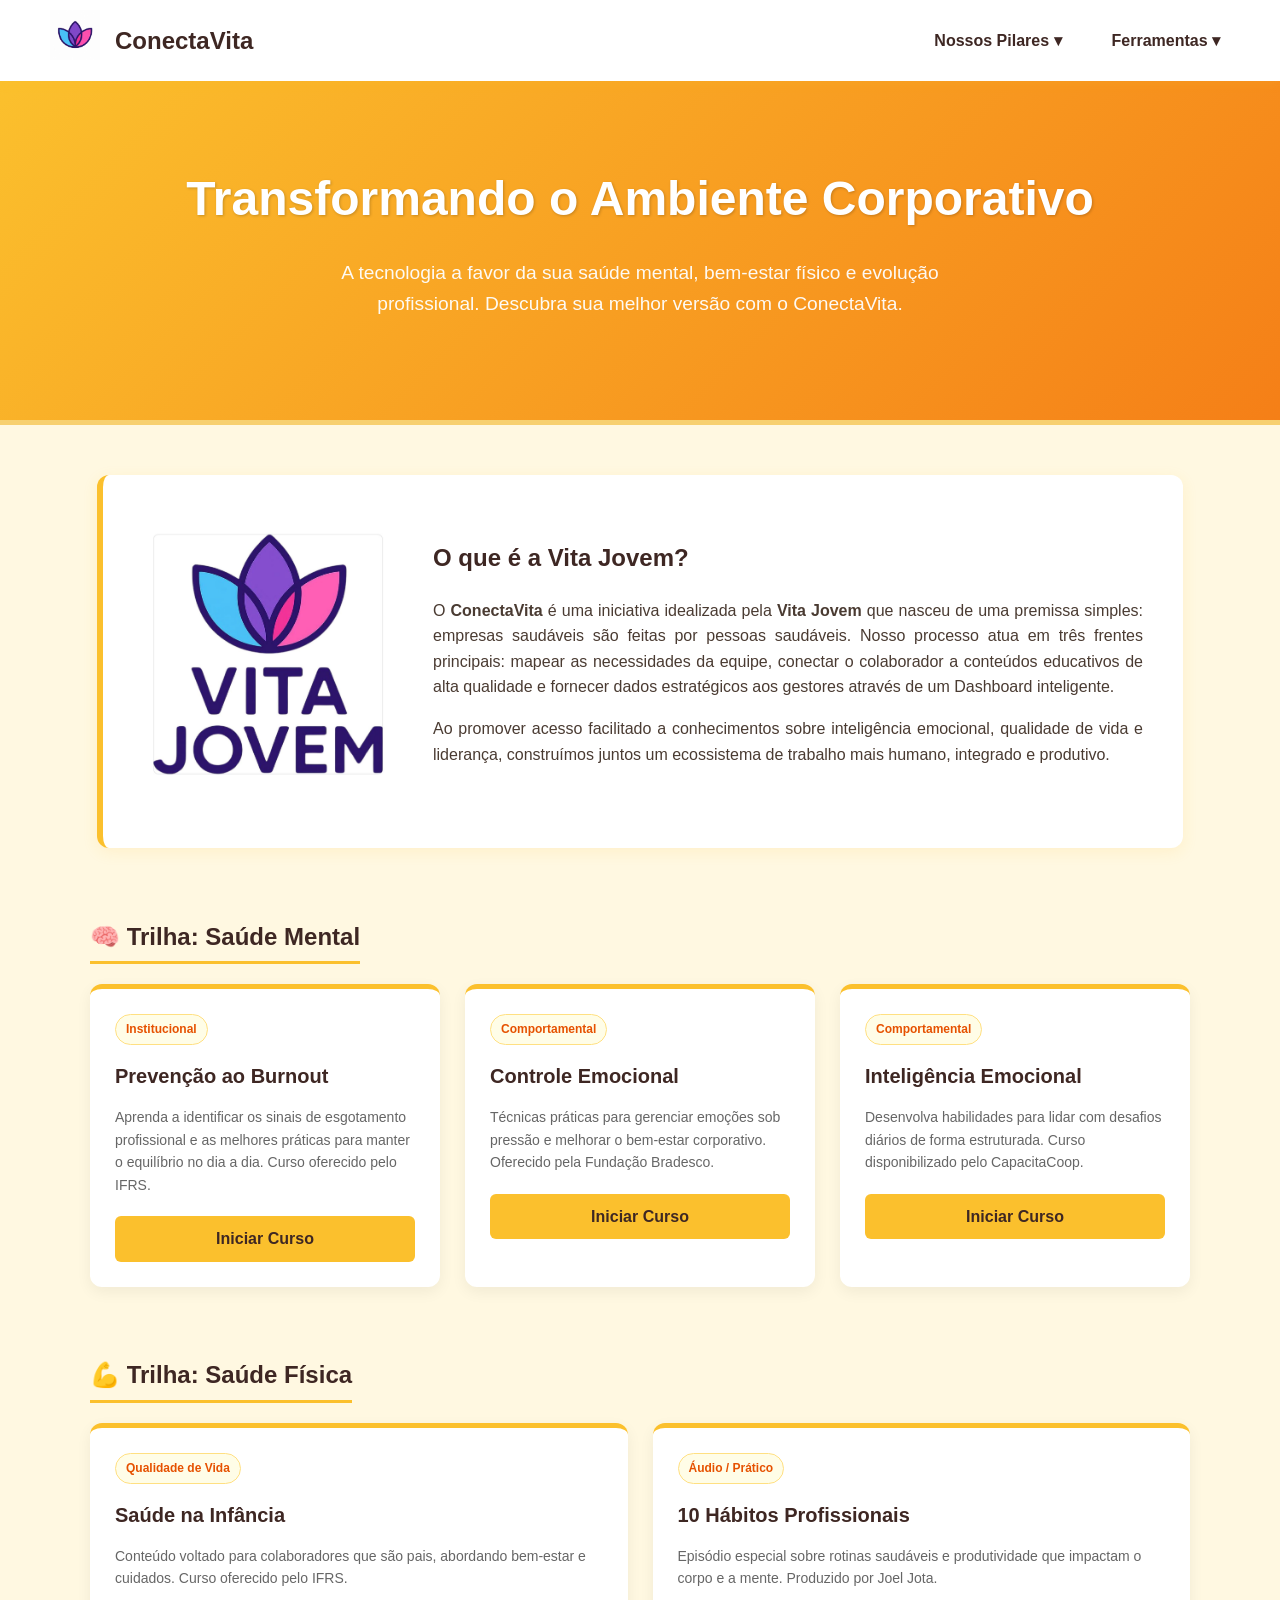
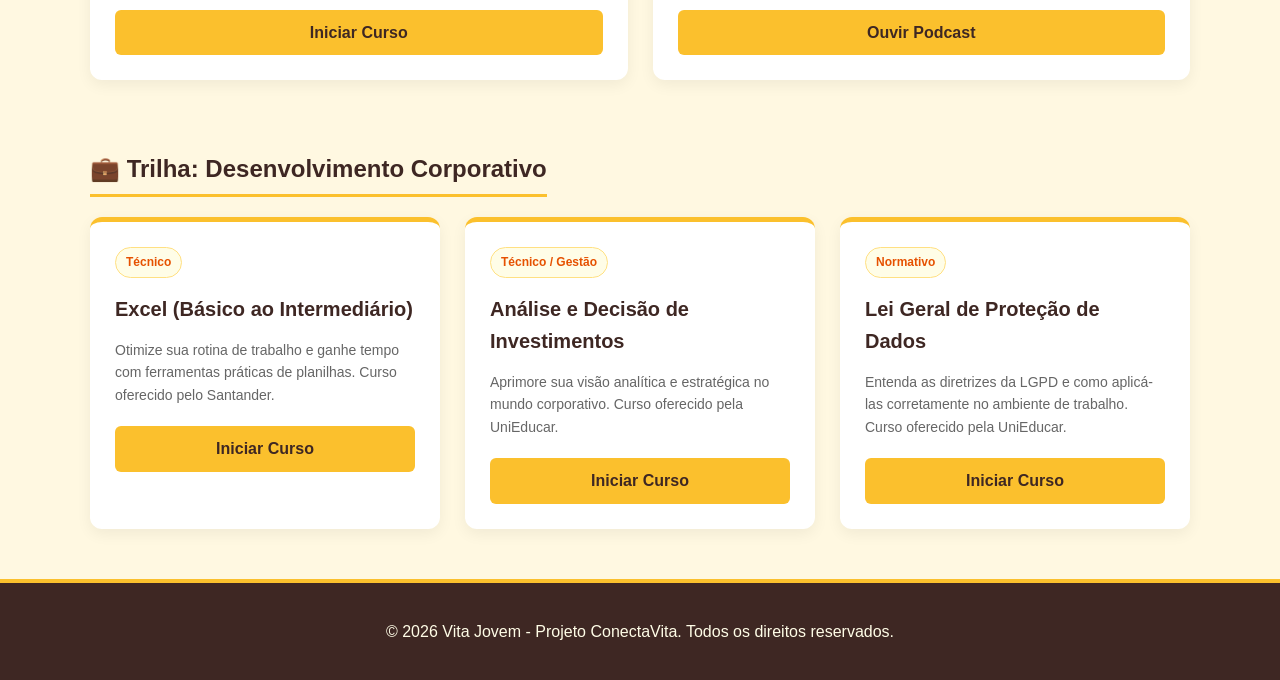
<file: index.html>
<!DOCTYPE html>
<html lang="pt-BR">
<head>
    <meta charset="UTF-8">
    <meta name="viewport" content="width=device-width, initial-scale=1.0">
    <title>ConectaVita - Portal do Colaborador</title>
    <link rel="stylesheet" href="style.css">
</head>
<body>

    <!-- Cabeçalho / Navbar -->
    <nav class="navbar">
        <div class="navbar-logo">
            <a href="index.html">
            <img src="logo lotus.jpeg" href="index.html" alt="Logo Lótus">
            </a>
            ConectaVita
        </div>
        <div class="nav-links">
            <div class="dropdown">
                <button class="dropbtn">Nossos Pilares ▾</button>
                <div class="dropdown-content">
                    <a href="#saude-mental">🧠 Saúde Mental</a>
                    <a href="#saude-fisica">💪 Saúde Física</a>
                    <a href="#desenvolvimento">💼 Desenvolvimento Corporativo</a>
                </div>
            </div>
            <div class="dropdown">
                <button class="dropbtn">Ferramentas ▾</button>
                <div class="dropdown-content">
                    <a href="em-construcao.html">Painel do Gestor (Power BI)</a>
                    <a href="https://chat.whatsapp.com/ELPiEkDIkX9ImqZSM78Y9p?s=cl&p=a&ilr=4&iam=1" target="_blank">Falar com o RH</a>
                    <a href="pesquisa-clima.html">Pesquisa de Clima</a>
                </div>
            </div>
        </div>
    </nav>

    <!-- Seção Hero -->
    <header class="hero animar">
        <h1>Transformando o Ambiente Corporativo</h1>
        <p>A tecnologia a favor da sua saúde mental, bem-estar físico e evolução profissional. Descubra sua melhor versão com o ConectaVita.</p>
    </header>

    <!-- Sobre a Vita Jovem e o Processo -->
    <section class="sobre-container animar">
        <div class="sobre-img">
            <img src="logo vita jovem.jpeg" alt="Vita Jovem Logo">
        </div>
        <div class="sobre-texto">
            <h2>O que é a Vita Jovem?</h2>
            <p>O <strong>ConectaVita</strong> é uma iniciativa idealizada pela <strong>Vita Jovem</strong> que nasceu de uma premissa simples: empresas saudáveis são feitas por pessoas saudáveis. Nosso processo atua em três frentes principais: mapear as necessidades da equipe, conectar o colaborador a conteúdos educativos de alta qualidade e fornecer dados estratégicos aos gestores através de um Dashboard inteligente.</p>
            <p>Ao promover acesso facilitado a conhecimentos sobre inteligência emocional, qualidade de vida e liderança, construímos juntos um ecossistema de trabalho mais humano, integrado e produtivo.</p>
        </div>
    </section>

    <!-- Trilhas de Conhecimento -->
    <main class="categorias-container animar">
        
        <h2 class="categoria-titulo" id="saude-mental">🧠 Trilha: Saúde Mental</h2>
        <div class="grid-cursos">
            <div class="card">
                <span class="badge">Institucional</span>
                <h3>Prevenção ao Burnout</h3>
                <p>Aprenda a identificar os sinais de esgotamento profissional e as melhores práticas para manter o equilíbrio no dia a dia. Curso oferecido pelo IFRS.</p>
                <a href="https://moodle.ifrs.edu.br/course/view.php?id=10380" class="btn-acessar">Iniciar Curso</a>
            </div>
            <div class="card">
                <span class="badge">Comportamental</span>
                <h3>Controle Emocional</h3>
                <p>Técnicas práticas para gerenciar emoções sob pressão e melhorar o bem-estar corporativo. Oferecido pela Fundação Bradesco.</p>
                <a href="https://www.ev.org.br/cursos/controle-de-impulso-e-manejo-de-raiva-vergonha-e-inveja" class="btn-acessar">Iniciar Curso</a>
            </div>
            <div class="card">
                <span class="badge">Comportamental</span>
                <h3>Inteligência Emocional</h3>
                <p>Desenvolva habilidades para lidar com desafios diários de forma estruturada. Curso disponibilizado pelo CapacitaCoop.</p>
                <a href="https://capacita.coop.br/cursos-studion/inteligencia-emocional?gad_source=1&gad_campaignid=21298254938&gclid=Cj0KCQjw79nUBhCgARIsADSHka0mohj1zgL3p0KXQOScI2m66Tv1PrMH2EpMWYZkmrtlDKPgyCwbqcsaAmJoEALw_wcB" class="btn-acessar">Iniciar Curso</a>
            </div>
        </div>

        <h2 class="categoria-titulo" id="saude-fisica">💪 Trilha: Saúde Física</h2>
        <div class="grid-cursos">
            <div class="card">
                <span class="badge">Qualidade de Vida</span>
                <h3>Saúde na Infância</h3>
                <p>Conteúdo voltado para colaboradores que são pais, abordando bem-estar e cuidados. Curso oferecido pelo IFRS.</p>
                <a href="https://moodle.ifrs.edu.br/course/view.php?id=10311" class="btn-acessar">Iniciar Curso</a>
            </div>
            <div class="card">
                <span class="badge">Áudio / Prático</span>
                <h3>10 Hábitos Profissionais</h3>
                <p>Episódio especial sobre rotinas saudáveis e produtividade que impactam o corpo e a mente. Produzido por Joel Jota.</p>
                <a href="https://www.youtube.com/live/A5KlNjeZDZM?si=C-orIYteEsagGp2V" class="btn-acessar">Ouvir Podcast</a>
            </div>
        </div>

        <h2 class="categoria-titulo" id="desenvolvimento">💼 Trilha: Desenvolvimento Corporativo</h2>
        <div class="grid-cursos">
            <div class="card">
                <span class="badge">Técnico</span>
                <h3>Excel (Básico ao Intermediário)</h3>
                <p>Otimize sua rotina de trabalho e ganhe tempo com ferramentas práticas de planilhas. Curso oferecido pelo Santander.</p>
                <a href="https://www.santanderopenacademy.com/pt_br/courses/excel.html/index.html?utm_source_platform=google-ads&utm_source=google-pmax&utm_medium=multiplo&utm_campaign=br_rcb_brd_inp_na_ao_na_baw_na_mlt_gad_pmx_awar-institu-univer-26_awa_na&utm_content=brd_inp_excel-janeiro-26_res_custom_m20037-33253-6_na_br_por_na&utm_mmm=:m20037-g33253-p33253[t548]18774:&utm_adid=m20037-33253-6&utm_publisher_id=&utm_id=&gad_source=1&gad_campaignid=23417062486&gclid=Cj0KCQjw79nUBhCgARIsADSHka2cO1hIaS0j1ZC8y1MsR31obPgzsvsCOEmbQSdDWB4hj9zXr3urkDsaAgSaEALw_wcB" class="btn-acessar">Iniciar Curso</a>
            </div>
            <div class="card">
                <span class="badge">Técnico / Gestão</span>
                <h3>Análise e Decisão de Investimentos</h3>
                <p>Aprimore sua visão analítica e estratégica no mundo corporativo. Curso oferecido pela UniEducar.</p>
                <a href="https://unieducar.org.br/catalogo/curso-gratis/analise-e-decisao-de-investimentos-gratuito" class="btn-acessar">Iniciar Curso</a>
            </div>
            <div class="card">
                <span class="badge">Normativo</span>
                <h3>Lei Geral de Proteção de Dados</h3>
                <p>Entenda as diretrizes da LGPD e como aplicá-las corretamente no ambiente de trabalho. Curso oferecido pela UniEducar.</p>
                <a href="https://unieducar.org.br/catalogo/curso-gratis/lgpd-lei-geral-de-protecao-de-dados-aplicacoes-e-boas-praticas-gratuito" class="btn-acessar">Iniciar Curso</a>
            </div>
        </div>

    </main>

    <footer>
        <p>&copy; 2026 Vita Jovem - Projeto ConectaVita. Todos os direitos reservados.</p>
    </footer>

</body>
</html>
</file>
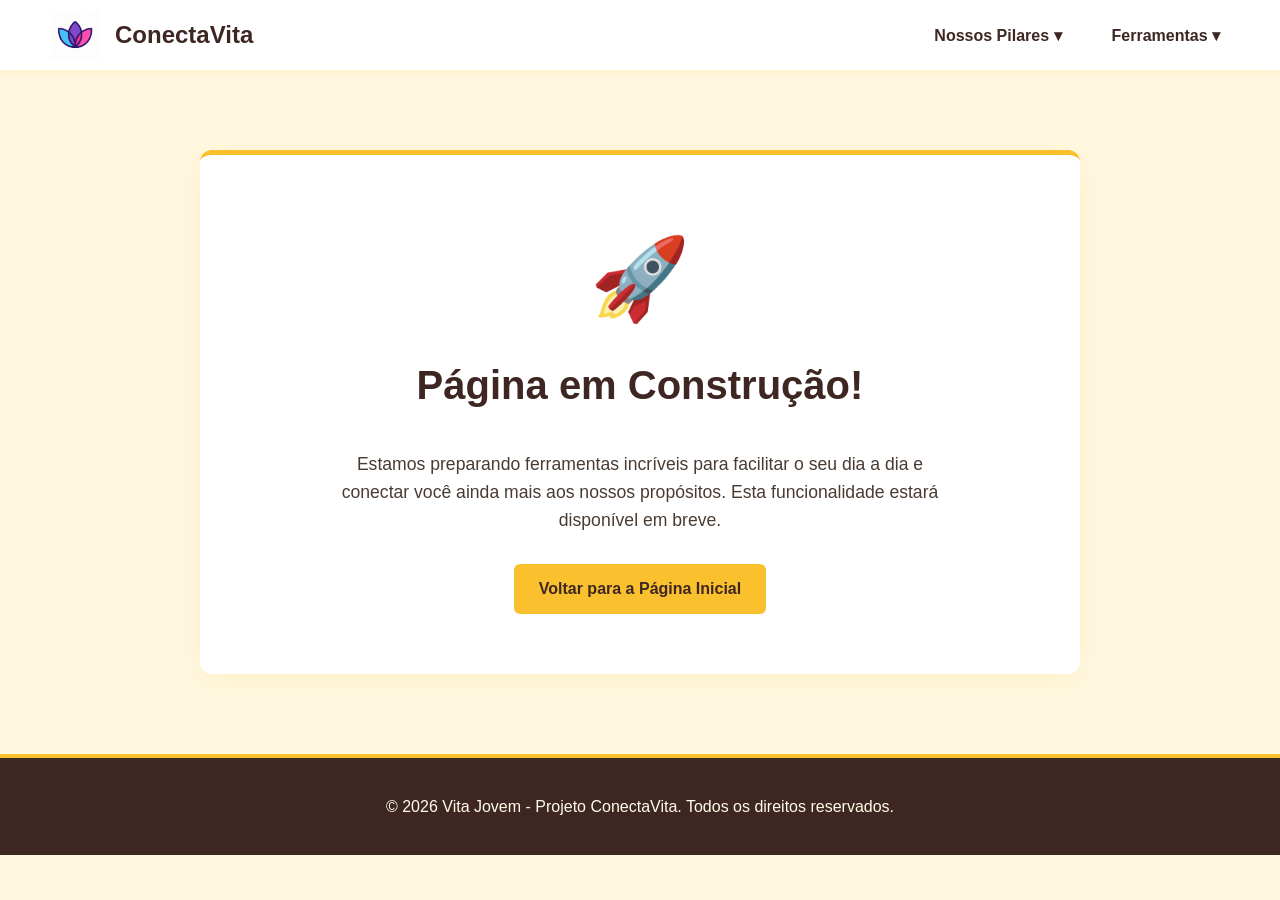
<file: em-construcao.html>
<!DOCTYPE html>
<html lang="pt-BR">
<head>
    <meta charset="UTF-8">
    <meta name="viewport" content="width=device-width, initial-scale=1.0">
    <title>Em Breve - ConectaVita</title>
    <link rel="stylesheet" href="style.css">
</head>
<body>

    <!-- Cabeçalho / Navbar (Idêntico ao da página principal) -->
    <nav class="navbar">
        <div class="navbar-logo">
            <a href="index.html" style="text-decoration: none; color: inherit; display: flex; align-items: center; gap: 15px;">
                <img src="logo lotus.jpeg" alt="Logo Lótus">
                 </a>
                ConectaVita
            
        </div>
        <div class="nav-links">
            <div class="dropdown">
                <button class="dropbtn">Nossos Pilares ▾</button>
                <div class="dropdown-content">
                    <a href="index.html#saude-mental">🧠 Saúde Mental</a>
                    <a href="index.html#saude-fisica">💪 Saúde Física</a>
                    <a href="index.html#desenvolvimento">💼 Desenvolvimento Corporativo</a>
                </div>
            </div>
            <div class="dropdown">
                <button class="dropbtn">Ferramentas ▾</button>
                <div class="dropdown-content">
                    <a href="em-construcao.html">Painel do Gestor (Power BI)</a>
                    <a href="https://chat.whatsapp.com/ELPiEkDIkX9ImqZSM78Y9p?s=cl&p=a&ilr=4&iam=1" target="_blank">Falar com o RH</a>
                    <a href="pesquisa-clima.html">Pesquisa de Clima</a>
                </div>
            </div>
        </div>
    </nav>

    <!-- Conteúdo: Página em Construção -->
    <main class="construcao-container animar">
        <div class="construcao-icon">🚀</div>
        <h1>Página em Construção!</h1>
        <p>Estamos preparando ferramentas incríveis para facilitar o seu dia a dia e conectar você ainda mais aos nossos propósitos. Esta funcionalidade estará disponível em breve.</p>
        <a href="index.html" class="btn-voltar">Voltar para a Página Inicial</a>
    </main>

    <!-- Rodapé -->
    <footer>
        <p>&copy; 2026 Vita Jovem - Projeto ConectaVita. Todos os direitos reservados.</p>
    </footer>

</body>
</html>
</file>
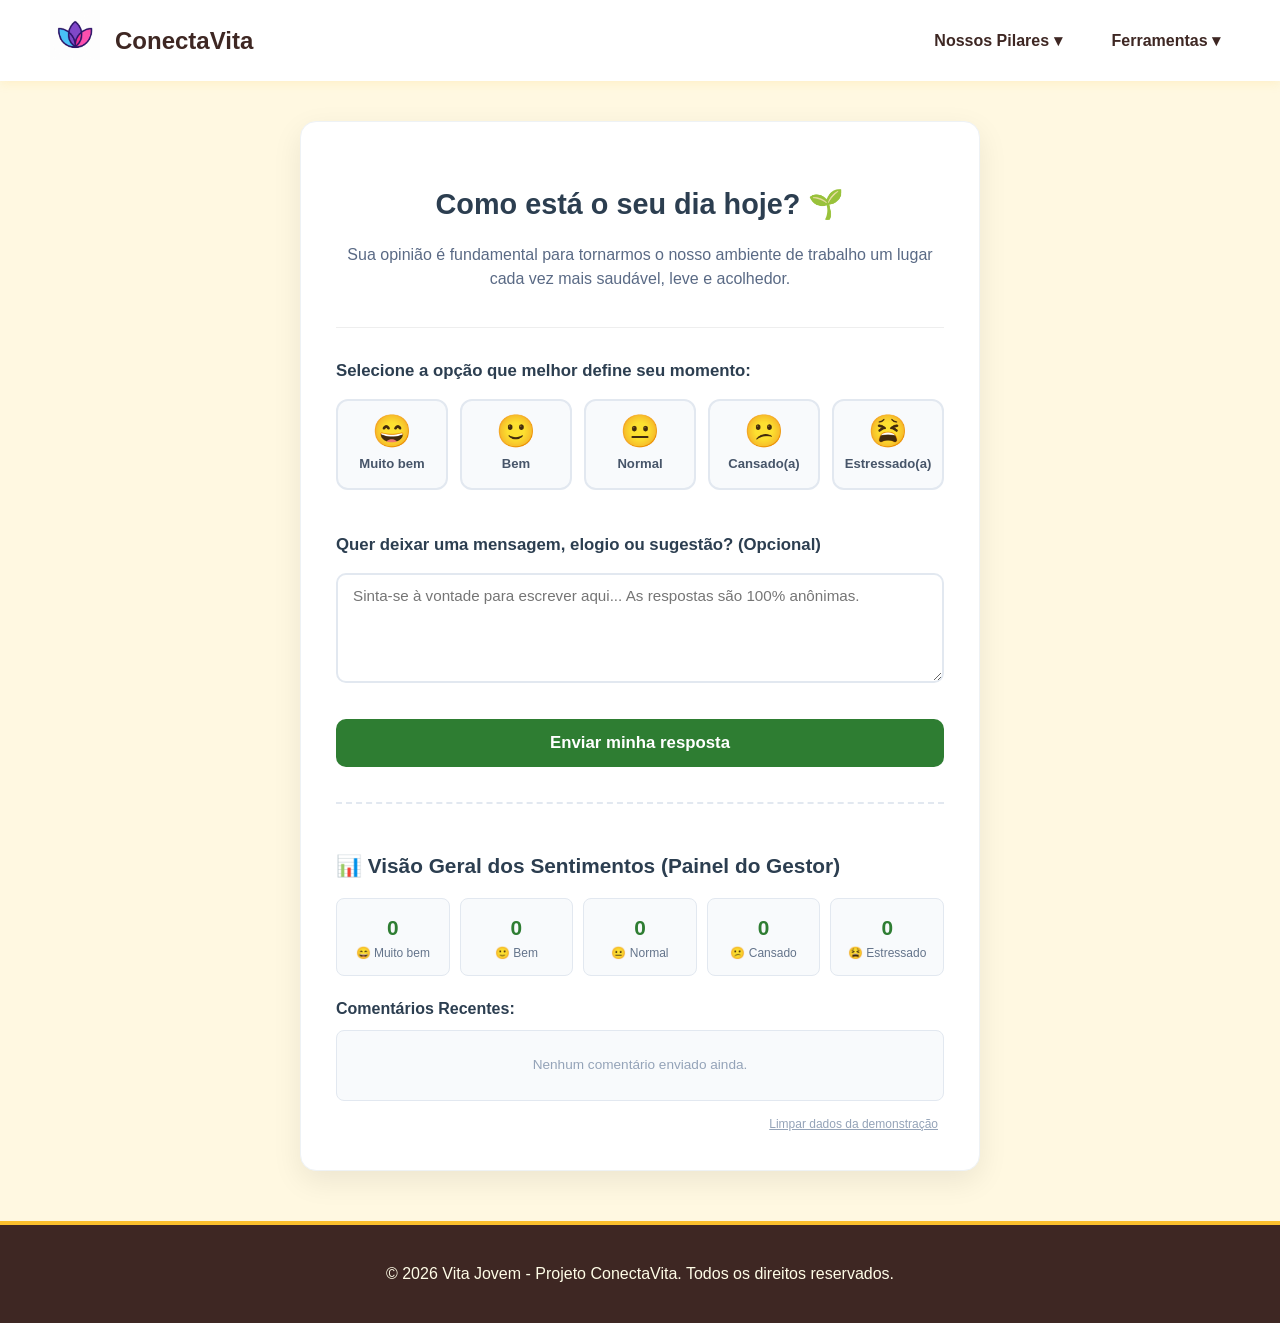
<file: pesquisa-clima.html>
<!DOCTYPE html>
<html lang="pt-BR">
<head>
    <meta charset="UTF-8">
    <meta name="viewport" content="width=device-width, initial-scale=1.0">
    <title>ConectaVita - Pesquisa de Clima</title>
    <link rel="stylesheet" href="style.css">
    <style>
        /* Estilização moderna e limpa integrada ao visual do ConectaVita */
        .pesquisa-wrapper {
            max-width: 680px;
            margin: 40px auto;
            padding: 0 20px;
        }

        .card-pesquisa {
            background: #ffffff;
            border-radius: 16px;
            padding: 35px;
            box-shadow: 0 10px 30px rgba(0, 0, 0, 0.08);
            border: 1px solid #eef2f5;
        }

        .boas-vindas {
            text-align: center;
            margin-bottom: 30px;
            padding-bottom: 20px;
            border-bottom: 1px solid #eee;
        }

        .boas-vindas h2 {
            color: #2c3e50;
            font-size: 1.8rem;
            margin-bottom: 8px;
        }

        .boas-vindas p {
            color: #5a6a85;
            font-size: 1rem;
            line-height: 1.5;
        }

        .form-group {
            margin-bottom: 28px;
        }

        .form-group label {
            display: block;
            font-weight: 600;
            color: #2c3e50;
            margin-bottom: 14px;
            font-size: 1.05rem;
        }

        /* Opções em Cards/Botões Selecionáveis */
        .opcoes-grid {
            display: grid;
            grid-template-columns: repeat(5, 1fr);
            gap: 12px;
        }

        .opcao-item {
            position: relative;
        }

        .opcao-item input[type="radio"] {
            position: absolute;
            opacity: 0;
            cursor: pointer;
            height: 0;
            width: 0;
        }

        .opcao-card {
            display: flex;
            flex-direction: column;
            align-items: center;
            justify-content: center;
            padding: 14px 6px;
            background: #f8fafc;
            border: 2px solid #e2e8f0;
            border-radius: 12px;
            cursor: pointer;
            transition: all 0.25s ease;
            text-align: center;
        }

        .opcao-card:hover {
            border-color: #cbd5e1;
            background-color: #f1f5f9;
            transform: translateY(-2px);
        }

        .opcao-item input[type="radio"]:checked + .opcao-card {
            border-color: #2e7d32;
            background-color: #f0fdf4;
            box-shadow: 0 4px 12px rgba(46, 125, 50, 0.15);
        }

        .opcao-emoji {
            font-size: 2rem;
            margin-bottom: 6px;
            line-height: 1;
        }

        .opcao-texto {
            font-size: 0.82rem;
            font-weight: 600;
            color: #475569;
        }

        .opcao-item input[type="radio"]:checked + .opcao-card .opcao-texto {
            color: #166534;
        }

        textarea.campo-texto {
            width: 100%;
            height: 110px;
            padding: 12px 15px;
            border: 2px solid #e2e8f0;
            border-radius: 10px;
            font-family: inherit;
            font-size: 0.95rem;
            color: #334155;
            box-sizing: border-box;
            resize: vertical;
            transition: border-color 0.2s;
        }

        textarea.campo-texto:focus {
            outline: none;
            border-color: #2e7d32;
        }

        .btn-enviar-clima {
            width: 100%;
            background-color: #2e7d32;
            color: #ffffff;
            border: none;
            padding: 14px;
            border-radius: 10px;
            font-size: 1.05rem;
            font-weight: bold;
            cursor: pointer;
            transition: background-color 0.2s, transform 0.1s;
        }

        .btn-enviar-clima:hover {
            background-color: #1b5e20;
        }

        .btn-enviar-clima:active {
            transform: scale(0.99);
        }

        /* Seção do Painel de Resultados (Simulação do Dashboard/Power BI) */
        .painel-resultados {
            margin-top: 35px;
            padding-top: 25px;
            border-top: 2px dashed #e2e8f0;
        }

        .painel-resultados h3 {
            color: #2c3e50;
            margin-bottom: 15px;
            font-size: 1.3rem;
        }

        .grid-contadores {
            display: grid;
            grid-template-columns: repeat(5, 1fr);
            gap: 10px;
            margin-bottom: 20px;
            text-align: center;
        }

        .card-contador {
            background: #f8fafc;
            padding: 12px 5px;
            border-radius: 8px;
            border: 1px solid #e2e8f0;
        }

        .card-contador .num {
            font-size: 1.3rem;
            font-weight: bold;
            color: #2e7d32;
        }

        .card-contador .label {
            font-size: 0.75rem;
            color: #64748b;
        }

        .lista-comentarios {
            max-height: 200px;
            overflow-y: auto;
            background: #f8fafc;
            border: 1px solid #e2e8f0;
            border-radius: 8px;
            padding: 10px 15px;
        }

        .item-comentario {
            font-size: 0.9rem;
            color: #334155;
            padding: 8px 0;
            border-bottom: 1px solid #e2e8f0;
        }

        .item-comentario:last-child {
            border-bottom: none;
        }

        .btn-limpar {
            background: transparent;
            border: none;
            color: #94a3b8;
            font-size: 0.75rem;
            cursor: pointer;
            margin-top: 15px;
            text-decoration: underline;
        }

        /* Responsividade para telas menores */
        @media (max-width: 580px) {
            .opcoes-grid, .grid-contadores {
                grid-template-columns: repeat(3, 1fr);
            }
        }
    </style>
</head>
<body>

    <!-- Cabeçalho / Navbar (Mantido idêntico) -->
    <nav class="navbar">
        <div class="navbar-logo">
            <a href="index.html">
            <img src="logo lotus.jpeg" alt="Logo Lótus">
            </a>
            ConectaVita
        </div>
        <div class="nav-links">
            <div class="dropdown">
                <button class="dropbtn">Nossos Pilares ▾</button>
                <div class="dropdown-content">
                    <a href="index.html#saude-mental">🧠 Saúde Mental</a>
                    <a href="index.html#saude-fisica">💪 Saúde Física</a>
                    <a href="index.html#desenvolvimento">💼 Desenvolvimento Corporativo</a>
                </div>
            </div>
            <div class="dropdown">
                <button class="dropbtn">Ferramentas ▾</button>
                <div class="dropdown-content">
                    <a href="em-construcao.html">Painel do Gestor (Power BI)</a>
                    <a href="https://chat.whatsapp.com/ELPiEkDIkX9ImqZSM78Y9p?s=cl&p=a&ilr=4&iam=1" target="_blank">Falar com o RH</a>
                    <a href="pesquisa-clima.html">Pesquisa de Clima</a>
                </div>
            </div>
        </div>
    </nav>

    <!-- Conteúdo da Pesquisa -->
    <main class="pesquisa-wrapper">
        <div class="card-pesquisa">
            
            <div class="boas-vindas">
                <h2>Como está o seu dia hoje? 🌱</h2>
                <p>Sua opinião é fundamental para tornarmos o nosso ambiente de trabalho um lugar cada vez mais saudável, leve e acolhedor.</p>
            </div>

            <form id="formClima" onsubmit="salvarResposta(event)">
                
                <div class="form-group">
                    <label>Selecione a opção que melhor define seu momento:</label>
                    
                    <div class="opcoes-grid">
                        
                        <label class="opcao-item">
                            <input type="radio" name="sentimento" value="muito_bem" required>
                            <div class="opcao-card">
                                <span class="opcao-emoji">😄</span>
                                <span class="opcao-texto">Muito bem</span>
                            </div>
                        </label>

                        <label class="opcao-item">
                            <input type="radio" name="sentimento" value="bem">
                            <div class="opcao-card">
                                <span class="opcao-emoji">🙂</span>
                                <span class="opcao-texto">Bem</span>
                            </div>
                        </label>

                        <label class="opcao-item">
                            <input type="radio" name="sentimento" value="tranquilo">
                            <div class="opcao-card">
                                <span class="opcao-emoji">😐</span>
                                <span class="opcao-texto">Normal</span>
                            </div>
                        </label>

                        <label class="opcao-item">
                            <input type="radio" name="sentimento" value="cansado">
                            <div class="opcao-card">
                                <span class="opcao-emoji">😕</span>
                                <span class="opcao-texto">Cansado(a)</span>
                            </div>
                        </label>

                        <label class="opcao-item">
                            <input type="radio" name="sentimento" value="sobrecarregado">
                            <div class="opcao-card">
                                <span class="opcao-emoji">😫</span>
                                <span class="opcao-texto">Estressado(a)</span>
                            </div>
                        </label>

                    </div>
                </div>

                <div class="form-group">
                    <label for="comentario">Quer deixar uma mensagem, elogio ou sugestão? (Opcional)</label>
                    <textarea id="comentario" class="campo-texto" placeholder="Sinta-se à vontade para escrever aqui... As respostas são 100% anônimas."></textarea>
                </div>

                <button type="submit" class="btn-enviar-clima">Enviar minha resposta</button>

            </form>

            <!-- Painel de Resultados da Demonstração -->
            <div class="painel-resultados">
                <h3>📊 Visão Geral dos Sentimentos (Painel do Gestor)</h3>
                
                <div class="grid-contadores">
                    <div class="card-contador">
                        <div class="num" id="qtd_muito_bem">0</div>
                        <div class="label">😄 Muito bem</div>
                    </div>
                    <div class="card-contador">
                        <div class="num" id="qtd_bem">0</div>
                        <div class="label">🙂 Bem</div>
                    </div>
                    <div class="card-contador">
                        <div class="num" id="qtd_tranquilo">0</div>
                        <div class="label">😐 Normal</div>
                    </div>
                    <div class="card-contador">
                        <div class="num" id="qtd_cansado">0</div>
                        <div class="label">😕 Cansado</div>
                    </div>
                    <div class="card-contador">
                        <div class="num" id="qtd_sobrecarregado">0</div>
                        <div class="label">😫 Estressado</div>
                    </div>
                </div>

                <label style="font-weight: 600; color: #2c3e50; display: block; margin-bottom: 8px;">Comentários Recentes:</label>
                <div class="lista-comentarios" id="containerComentarios">
                    <p style="color: #94a3b8; font-size: 0.85rem; text-align: center;">Nenhum comentário enviado ainda.</p>
                </div>

                <div style="text-align: right;">
                    <button type="button" class="btn-limpar" onclick="limparDados()">Limpar dados da demonstração</button>
                </div>
            </div>

        </div>
    </main>

    <!-- Rodapé (Mantido idêntico) -->
    <footer>
        <p>&copy; 2026 Vita Jovem - Projeto ConectaVita. Todos os direitos reservados.</p>
    </footer>

    <!-- Lógica JavaScript para salvar localmente durante a demonstração -->
    <script>
        function obterDados() {
            const dados = localStorage.getItem('dadosPesquisaClima');
            return dados ? JSON.parse(dados) : {
                contagem: { muito_bem: 0, bem: 0, tranquilo: 0, cansado: 0, sobrecarregado: 0 },
                comentarios: []
            };
        }

        function atualizarTela() {
            const dados = obterDados();
            
            // Atualiza os contadores
            document.getElementById('qtd_muito_bem').textContent = dados.contagem.muito_bem;
            document.getElementById('qtd_bem').textContent = dados.contagem.bem;
            document.getElementById('qtd_tranquilo').textContent = dados.contagem.tranquilo;
            document.getElementById('qtd_cansado').textContent = dados.contagem.cansado;
            document.getElementById('qtd_sobrecarregado').textContent = dados.contagem.sobrecarregado;

            // Atualiza os comentários
            const container = document.getElementById('containerComentarios');
            if (dados.comentarios.length === 0) {
                container.innerHTML = '<p style="color: #94a3b8; font-size: 0.85rem; text-align: center;">Nenhum comentário enviado ainda.</p>';
            } else {
                container.innerHTML = dados.comentarios.map(c => `<div class="item-comentario">💬 "${c}"</div>`).join('');
            }
        }

        function salvarResposta(event) {
            event.preventDefault();
            
            const sentimento = document.querySelector('input[name="sentimento"]:checked').value;
            const comentario = document.getElementById('comentario').value.trim();

            const dados = obterDados();
            dados.contagem[sentimento] = (dados.contagem[sentimento] || 0) + 1;

            if (comentario !== "") {
                dados.comentarios.unshift(comentario); // Adiciona o comentário mais recente no topo
            }

            localStorage.setItem('dadosPesquisaClima', JSON.stringify(dados));
            
            alert('Resposta registrada com sucesso!');
            document.getElementById('formClima').reset();
            atualizarTela();
        }

        function limparDados() {
            if (confirm('Deseja zerar os contadores e comentários da demonstração?')) {
                localStorage.removeItem('dadosPesquisaClima');
                atualizarTela();
            }
        }

        // Carrega as informações ao abrir a página
        document.addEventListener('DOMContentLoaded', atualizarTela);
    </script>
</body>
</html>
</file>
<file: style.css>
/* =========================================
   PALETA DE CORES: SETEMBRO AMARELO
   ========================================= */
:root {
    --amarelo-principal: #FBC02D;  /* Amarelo vibrante acolhedor */
    --amarelo-hover: #F57F17;      /* Amarelo mais escuro para botões em foco */
    --amarelo-suave: #FFFDE7;      /* Amarelo muito claro para destaques e badges */
    --amarelo-fundo: #FFF8E1;      /* Fundo suave da página */
    --texto-escuro: #3E2723;       /* Marrom bem escuro (substitui o preto/roxo para dar calor ao layout) */
    --texto-corpo: #4A3B32;        /* Texto de leitura confortável */
    --cinza-borda: #FFE082;        /* Bordas amareladas e suaves */
}

body {
    font-family: 'Segoe UI', Tahoma, Geneva, Verdana, sans-serif;
    background-color: var(--amarelo-fundo);
    margin: 0;
    padding: 0;
    color: var(--texto-corpo);
    line-height: 1.6;
}

/* Animações Iniciais */
@keyframes fadeIn {
    from { opacity: 0; transform: translateY(20px); }
    to { opacity: 1; transform: translateY(0); }
}

.animar {
    animation: fadeIn 1s ease-out forwards;
}

/* Cabeçalho (Navbar) Profissional */
.navbar {
    background-color: #ffffff;
    box-shadow: 0 2px 10px rgba(251, 192, 45, 0.15);
    display: flex;
    justify-content: space-between;
    align-items: center;
    padding: 10px 50px;
    position: sticky;
    top: 0;
    z-index: 1000;
}

.navbar-logo {
    display: flex;
    align-items: center;
    gap: 15px;
    color: var(--texto-escuro);
    font-weight: bold;
    font-size: 24px;
}

.navbar-logo img {
    height: 50px;
}

/* Menu Cascata (Dropdown) */
.nav-links {
    display: flex;
    gap: 30px;
}

.dropdown {
    position: relative;
    display: inline-block;
}

.dropbtn {
    background: none;
    border: none;
    font-size: 16px;
    color: var(--texto-escuro);
    font-weight: 600;
    cursor: pointer;
    padding: 10px;
    transition: color 0.3s;
}

.dropdown:hover .dropbtn {
    color: var(--amarelo-hover);
}

.dropdown-content {
    display: none;
    position: absolute;
    background-color: #ffffff;
    min-width: 220px;
    box-shadow: 0px 8px 16px rgba(0,0,0,0.1);
    border-radius: 8px;
    overflow: hidden;
    border: 1px solid var(--cinza-borda);
    z-index: 1;
}

.dropdown-content a {
    color: var(--texto-escuro);
    padding: 12px 16px;
    text-decoration: none;
    display: block;
    border-bottom: 1px solid #FFF59D;
    transition: background 0.3s;
}

.dropdown-content a:hover {
    background-color: var(--amarelo-principal);
    color: #ffffff;
}

.dropdown:hover .dropdown-content {
    display: block;
}

/* Seção Hero (Boas-vindas) */
.hero {
    background: linear-gradient(135deg, #FBC02D, #F57F17);
    color: #ffffff;
    text-align: center;
    padding: 80px 20px;
    border-bottom: 5px solid #F7D070;
}

.hero h1 {
    font-size: 3em;
    margin: 0;
    text-shadow: 1px 1px 3px rgba(0,0,0,0.2);
}

.hero p {
    font-size: 1.2em;
    max-width: 600px;
    margin: 20px auto;
    opacity: 0.95;
}

/* Seção Sobre a Vita Jovem */
.sobre-container {
    max-width: 1000px;
    margin: 50px auto;
    background: #ffffff;
    padding: 40px;
    border-radius: 12px;
    box-shadow: 0 4px 15px rgba(251, 192, 45, 0.12);
    display: flex;
    align-items: center;
    gap: 40px;
    border-left: 6px solid var(--amarelo-principal);
}

.sobre-texto h2 {
    color: var(--texto-escuro);
    margin-top: 0;
}

.sobre-texto p {
    font-size: 16px;
    color: var(--texto-corpo);
    text-align: justify;
}

.sobre-img img {
    max-width: 250px;
    border-radius: 10px;
}

/* Categorias de Cursos (Grid) */
.categorias-container {
    max-width: 1100px;
    margin: 50px auto;
    padding: 0 20px;
}

.categoria-titulo {
    font-size: 24px;
    color: var(--texto-escuro);
    border-bottom: 3px solid var(--amarelo-principal);
    display: inline-block;
    margin-bottom: 20px;
    padding-bottom: 5px;
}

.grid-cursos {
    display: grid;
    grid-template-columns: repeat(auto-fit, minmax(300px, 1fr));
    gap: 25px;
    margin-bottom: 50px;
}

/* Cards de Curso Animados */
.card {
    background: #ffffff;
    border-radius: 12px;
    padding: 25px;
    box-shadow: 0 5px 15px rgba(0,0,0,0.06);
    transition: transform 0.3s ease, box-shadow 0.3s ease;
    position: relative;
    overflow: hidden;
    border-top: 5px solid var(--amarelo-principal);
}

.card:hover {
    transform: translateY(-10px);
    box-shadow: 0 15px 30px rgba(245, 127, 23, 0.2);
}

.card h3 {
    margin: 0 0 10px 0;
    color: var(--texto-escuro);
    font-size: 20px;
}

.card p {
    color: #666;
    font-size: 14px;
    margin-bottom: 20px;
}

.badge {
    background-color: var(--amarelo-suave);
    color: #E65100;
    padding: 5px 10px;
    border-radius: 20px;
    font-size: 12px;
    font-weight: bold;
    display: inline-block;
    margin-bottom: 15px;
    border: 1px solid #FFE082;
}

.btn-acessar {
    display: block;
    text-align: center;
    background-color: var(--amarelo-principal);
    color: var(--texto-escuro);
    text-decoration: none;
    padding: 10px 15px;
    border-radius: 6px;
    font-weight: bold;
    transition: background 0.3s, color 0.3s;
}

.btn-acessar:hover {
    background-color: var(--amarelo-hover);
    color: #ffffff;
}

/* Rodapé */
footer {
    background-color: var(--texto-escuro);
    color: var(--amarelo-suave);
    text-align: center;
    padding: 20px;
    margin-top: 50px;
    border-top: 4px solid var(--amarelo-principal);
}

/* =========================================
   REGRAS DE RESPONSIVIDADE (MOBILE)
   ========================================= */
@media (max-width: 768px) {
    .navbar {
        flex-direction: column;
        padding: 15px 20px;
        gap: 15px;
    }
    
    .nav-links {
        gap: 10px;
        flex-wrap: wrap;
        justify-content: center;
    }

    .hero h1 {
        font-size: 2.2em;
    }
    
    .hero {
        padding: 50px 20px;
    }

    .sobre-container {
        flex-direction: column;
        text-align: center;
        padding: 25px;
        margin: 30px 20px;
        gap: 20px;
    }

    .sobre-texto p {
        text-align: center;
    }

    .grid-cursos {
        grid-template-columns: 1fr;
    }
}

/* =========================================
   ESTILOS DA PÁGINA "EM CONSTRUÇÃO"
   ========================================= */
.construcao-container {
    max-width: 800px;
    margin: 80px auto;
    background: #ffffff;
    padding: 60px 40px;
    border-radius: 12px;
    box-shadow: 0 5px 25px rgba(251, 192, 45, 0.15);
    text-align: center;
    border-top: 5px solid var(--amarelo-principal);
    min-height: 40vh;
    display: flex;
    flex-direction: column;
    justify-content: center;
    align-items: center;
}

.construcao-container h1 {
    color: var(--texto-escuro);
    font-size: 2.5em;
    margin-top: 10px;
    margin-bottom: 15px;
}

.construcao-container p {
    font-size: 1.1em;
    color: var(--texto-corpo);
    max-width: 600px;
    margin-bottom: 30px;
}

.construcao-icon {
    font-size: 5em;
    animation: flutuar 3s ease-in-out infinite;
}

.btn-voltar {
    display: inline-block;
    background-color: var(--amarelo-principal);
    color: var(--texto-escuro);
    text-decoration: none;
    padding: 12px 25px;
    border-radius: 6px;
    font-weight: bold;
    transition: background 0.3s, transform 0.3s, color 0.3s;
}

.btn-voltar:hover {
    background-color: var(--amarelo-hover);
    color: #ffffff;
    transform: translateY(-3px);
}

@keyframes flutuar {
    0% { transform: translateY(0px); }
    50% { transform: translateY(-15px); }
    100% { transform: translateY(0px); }
}

@media (max-width: 768px) {
    .construcao-container {
        margin: 40px 20px;
        padding: 40px 20px;
    }
    .construcao-container h1 {
        font-size: 2em;
    }
}
</file>
